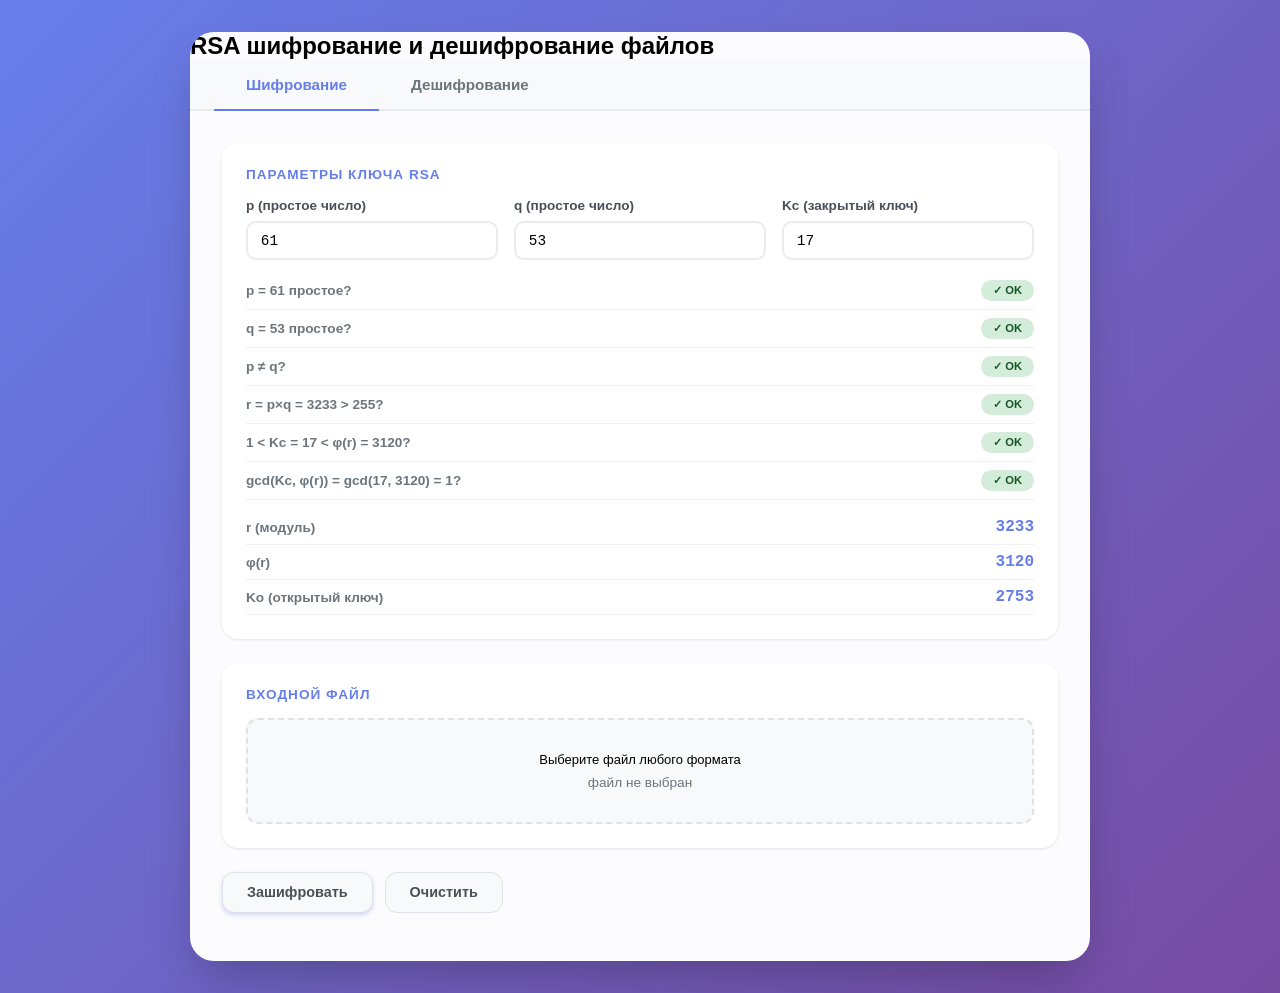
<file: index.html>
<!DOCTYPE html>
<html lang="ru">
<head>
  <meta charset="UTF-8">
  <meta name="viewport" content="width=device-width, initial-scale=1.0">
  <title>RSA Шифрование</title>
  <link rel="stylesheet" href="style.css">
  <script src="script.js" defer></script>
</head>
<body>
  <div class="app">
    <h2 class="sr-only">RSA шифрование и дешифрование файлов</h2>

    <div class="tabs">
      <button class="tab active" onclick="switchTab('enc')">Шифрование</button>
      <button class="tab" onclick="switchTab('dec')">Дешифрование</button>
    </div>

    <!-- ШИФРОВАНИЕ -->
    <div id="enc" class="panel active">
      <div class="card">
        <div class="section-title">Параметры ключа RSA</div>
        <div class="grid3" style="margin-bottom:12px;">
          <div class="field">
            <label>p (простое число)</label>
            <input type="number" id="enc_p" value="61" min="2" oninput="validateParams()">
          </div>
          <div class="field">
            <label>q (простое число)</label>
            <input type="number" id="enc_q" value="53" min="2" oninput="validateParams()">
          </div>
          <div class="field">
            <label>Kc (закрытый ключ)</label>
            <input type="number" id="enc_kc" value="17" min="2" oninput="validateParams()">
          </div>
        </div>
        <div id="param_checks"></div>
        <div id="computed_keys" style="margin-top:10px;"></div>
      </div>

      <div class="card">
        <div class="section-title">Входной файл</div>
        <div class="file-area" onclick="document.getElementById('enc_file').click()">
          <input type="file" id="enc_file" onchange="fileSelected(this)">
          <div style="font-size:13px; color:var(--color-text-secondary);">Выберите файл любого формата</div>
          <div class="file-info" id="file_info">файл не выбран</div>
        </div>
      </div>

      <div class="actions">
        <button class="btn btn-primary" onclick="doEncrypt()">Зашифровать</button>
        <button class="btn" onclick="clearEnc()">Очистить</button>
      </div>

      <div id="enc_result" style="margin-top:1rem;"></div>
    </div>

    <!-- ДЕШИФРОВАНИЕ -->
    <div id="dec" class="panel">
      <div class="card">
        <div class="section-title">Параметры дешифрования</div>
        <div class="grid2" style="margin-bottom:12px;">
          <div class="field">
            <label>r (модуль, r = p × q)</label>
            <input type="number" id="dec_r" value="3233" min="2" oninput="validateDec()">
          </div>
          <div class="field">
            <label>Kc (закрытый ключ)</label>
            <input type="number" id="dec_kc" value="2753" min="2" oninput="validateDec()">
          </div>
        </div>
        <div id="dec_checks"></div>
      </div>

      <div class="card">
        <div class="section-title">Зашифрованный файл</div>
        <div class="file-area" onclick="document.getElementById('dec_file').click()">
          <input type="file" id="dec_file" onchange="decFileSelected(this)">
          <div style="font-size:13px; color:var(--color-text-secondary);">Выберите .rsa файл</div>
          <div class="file-info" id="dec_file_info">файл не выбран</div>
        </div>

        <div style="margin-top:12px;">
          <div class="section-title" style="margin-bottom:8px;">или вставьте числа вручную (через пробел)</div>
          <textarea id="dec_manual" placeholder="Пример: 2557 2081 1580..."></textarea>
        </div>
      </div>

      <div class="actions">
        <button class="btn btn-primary" onclick="doDecrypt()">Дешифровать</button>
        <button class="btn" onclick="clearDec()">Очистить</button>
      </div>

      <div id="dec_result" style="margin-top:1rem;"></div>
    </div>

  </div>
</body>
</html>
</file>
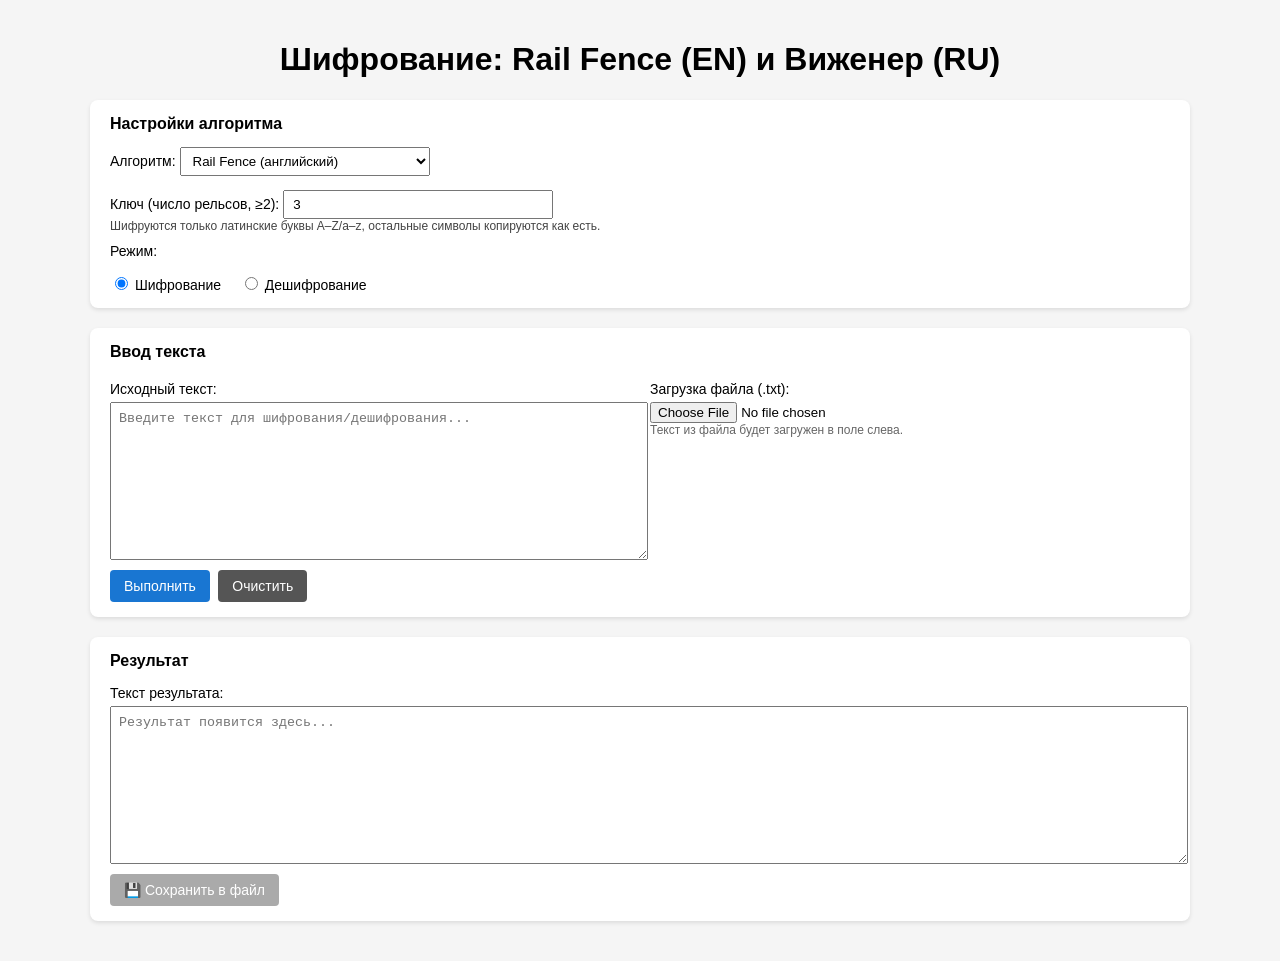
<file: task1/index.html>
<!DOCTYPE html>
<html lang="ru">
<head>
    <meta charset="UTF-8">
    <title>Шифратор: Rail Fence и Виженер</title>
    <link rel="stylesheet" href="style.css">
    <script src="script.js" defer></script>
</head>
<body>
<h1>Шифрование: Rail Fence (EN) и Виженер (RU)</h1>

<div class="panel">
    <div class="panel-header">Настройки алгоритма</div>

    <label>Алгоритм:
        <select id="algorithm">
            <option value="rail">Rail Fence (английский)</option>
            <option value="vigenere">Виженер (русский)</option>
        </select>
    </label>

    <div id="rail-settings">
        <label>Ключ (число рельсов, ≥2):
            <input type="number" id="rails" min="2" value="3">
        </label>
        <div class="hint">Шифруются только латинские буквы A–Z/a–z, остальные символы копируются как есть.</div>
    </div>

    <div id="vig-settings" style="display:none;">
        <label>Ключ (слово на русском):
            <input type="text" id="vigKey" placeholder="например: КЛЮЧ">
        </label>
        <div class="hint">Алфавит: А–Я с Ё. Цифры и латиница игнорируются.</div>
    </div>

    <label>Режим:
        <div class="radio-group">
            <label><input type="radio" name="mode" value="encrypt" checked> Шифрование</label>
            <label><input type="radio" name="mode" value="decrypt"> Дешифрование</label>
        </div>
    </label>
</div>

<div class="panel">
    <div class="panel-header">Ввод текста</div>
    <div class="row">
        <div class="col">
            <label>Исходный текст:</label>
            <textarea id="inputText" placeholder="Введите текст для шифрования/дешифрования..."></textarea>
            <button class="btn" id="processBtn">Выполнить</button>
            <button class="btn secondary" id="clearBtn">Очистить</button>
        </div>
        <div class="col">
            <label>Загрузка файла (.txt):</label>
            <input type="file" id="fileInput" accept=".txt">
            <div class="small">Текст из файла будет загружен в поле слева.</div>
        </div>
    </div>
</div>

<div class="panel">
    <div class="panel-header">Результат</div>

    <div class="fence-label" id="fenceLabel" style="display:none;">
         Визуализация изгороди:
    </div>
    <div id="fenceView" style="display:none;"></div>

    <div class="vigenere-label" id="vigenereLabel" style="display:none;">
        Таблица Виженера:
    </div>
    <div id="vigenereView" style="display:none;"></div>

    <label style="margin-top:15px;">Текст результата:</label>
    <textarea id="outputText" readonly placeholder="Результат появится здесь..."></textarea>
    <button class="btn" id="saveBtn" disabled>💾 Сохранить в файл</button>
</div>
</body>
</html>
</file>
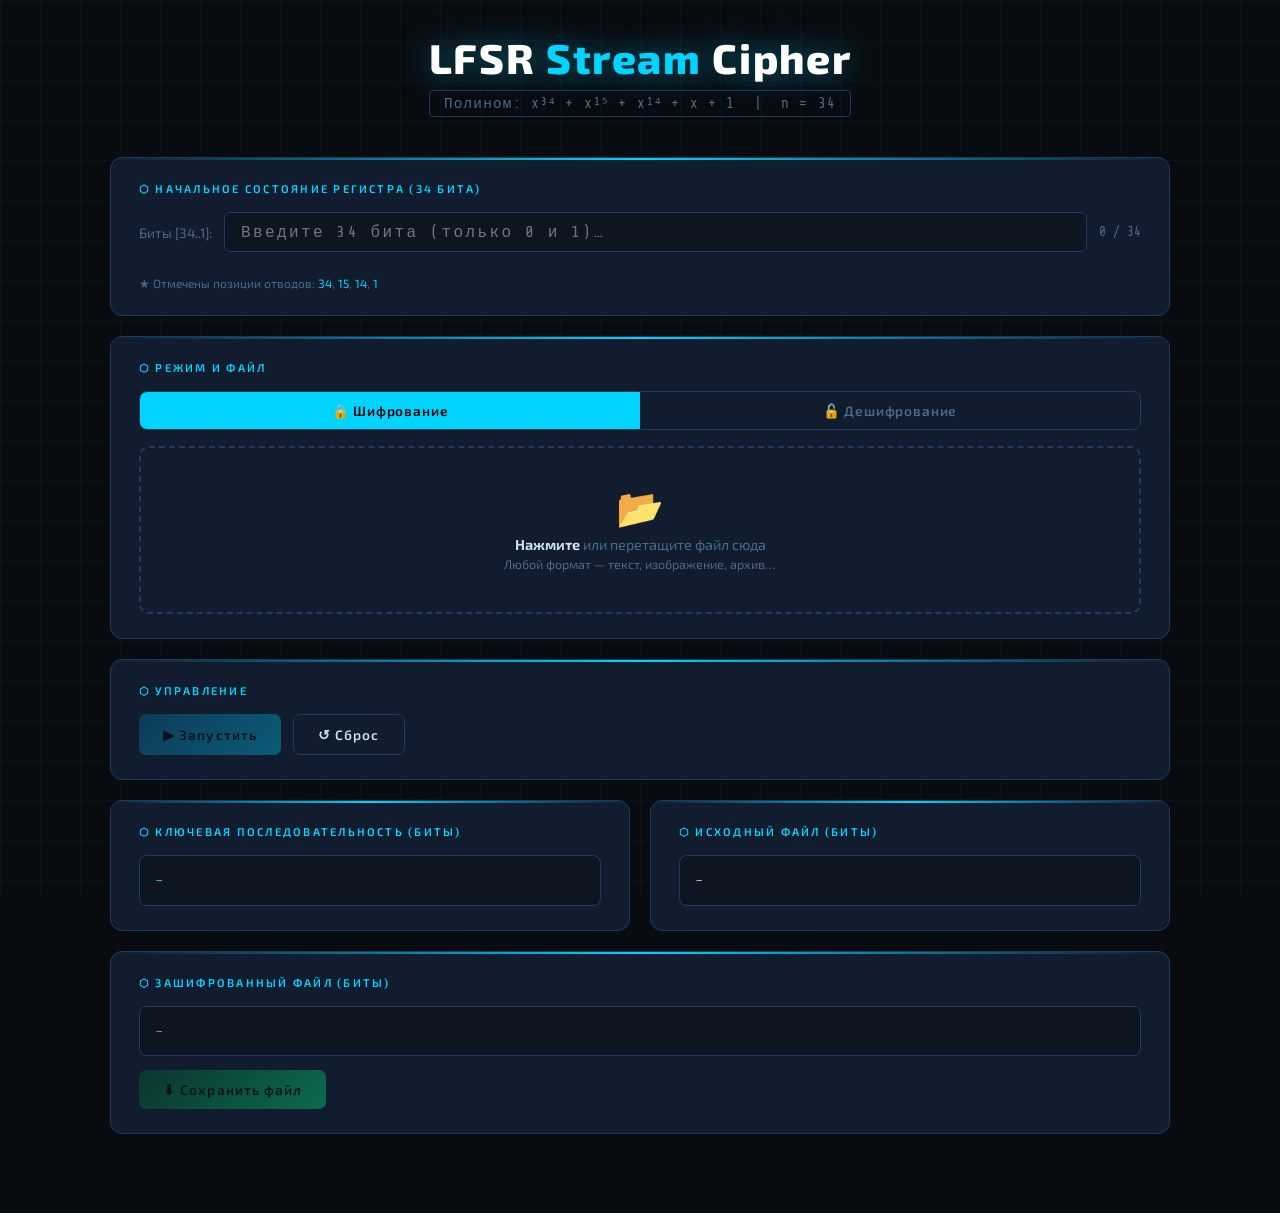
<file: task2/index.html>
<!DOCTYPE html>
<html lang="ru">
<head>
<meta charset="UTF-8">
<meta name="viewport" content="width=device-width, initial-scale=1.0">
<title>LFSR Stream Cipher — x³⁴ + x¹⁵ + x¹⁴ + x + 1</title>
<link rel="stylesheet" href="style.css">
<script src="script.js" defer></script>
</head>
<body>
<div class="wrapper">

  <header>
    <h1>LFSR <span>Stream</span> Cipher</h1>
    <div class="poly">Полином: x³⁴ + x¹⁵ + x¹⁴ + x + 1 &nbsp;|&nbsp; n = 34</div>
  </header>

  <!-- REGISTER INIT -->
  <div class="card">
    <div class="card-title">⬡ Начальное состояние регистра (34 бита)</div>
    <div class="reg-row">
      <span class="reg-label">Биты [34..1]:</span>
      <input id="regInput" type="text" maxlength="60"
             placeholder="Введите 34 бита (только 0 и 1)…" autocomplete="off" spellcheck="false"/>
      <span class="reg-count" id="regCount">0 / 34</span>
    </div>
    <div class="reg-visual" id="regVisual"></div>
    <div style="margin-top:10px;font-size:.75rem;color:var(--muted);">
      ★ Отмечены позиции отводов: <span style="color:var(--accent)">34</span>,
      <span style="color:var(--accent)">15</span>,
      <span style="color:var(--accent)">14</span>,
      <span style="color:var(--accent)">1</span>
    </div>
  </div>

  <!-- MODE + FILE -->
  <div class="card">
    <div class="card-title">⬡ Режим и файл</div>
    <div class="mode-row">
      <button class="mode-btn active" id="modEnc" onclick="setMode('enc')">🔒 Шифрование</button>
      <button class="mode-btn"        id="modDec" onclick="setMode('dec')">🔓 Дешифрование</button>
    </div>
    <div class="dropzone" id="dropzone" onclick="document.getElementById('fileInput').click()">
      <div class="dropzone-icon">📂</div>
      <p><strong>Нажмите</strong> или перетащите файл сюда</p>
      <p style="margin-top:4px;font-size:.78rem;">Любой формат — текст, изображение, архив…</p>
      <input type="file" id="fileInput"/>
    </div>
    <div class="file-info" id="fileInfo"></div>
  </div>

  <!-- ACTION -->
  <div class="card">
    <div class="card-title">⬡ Управление</div>
    <div class="btn-row">
      <button class="btn btn-primary"   id="btnRun"   onclick="runCipher()" disabled>▶ Запустить</button>
      <button class="btn btn-secondary" id="btnReset"  onclick="resetAll()">↺ Сброс</button>
    </div>
    <div class="prog-wrap" id="progWrap">
      <div class="prog-bar-bg"><div class="prog-bar-fill" id="progFill"></div></div>
      <div class="prog-label" id="progLabel">0%</div>
    </div>
    <div class="status-bar" id="statusBar"></div>
  </div>

  <!-- RESULTS -->
  <div class="two-cols">
    <div class="card">
      <div class="card-title">⬡ Ключевая последовательность (биты)</div>
      <div class="bin-display key-disp"  id="dispKey">—</div>
    </div>
    <div class="card">
      <div class="card-title">⬡ Исходный файл (биты)</div>
      <div class="bin-display orig-disp" id="dispOrig">—</div>
    </div>
  </div>
  <div class="card">
    <div class="card-title" id="encTitle">⬡ Зашифрованный файл (биты)</div>
    <div class="bin-display enc-disp" id="dispEnc">—</div>
    <div class="btn-row" style="margin-top:14px;">
      <button class="btn btn-success" id="btnSave" onclick="saveResult()" disabled>⬇ Сохранить файл</button>
    </div>
  </div>

</div><!-- wrapper -->

</body>
</html>
</file>
<file: style.css>
* {
      margin: 0;
      padding: 0;
      box-sizing: border-box;
    }

    body {
      font-family: 'Inter', -apple-system, BlinkMacSystemFont, 'Segoe UI', Roboto, sans-serif;
      background: linear-gradient(135deg, #667eea 0%, #764ba2 100%);
      min-height: 100vh;
      padding: 2rem;
    }

    .app {
      max-width: 900px;
      margin: 0 auto;
      background: rgba(255, 255, 255, 0.98);
      border-radius: 24px;
      box-shadow: 0 25px 50px -12px rgba(0, 0, 0, 0.25);
      overflow: hidden;
      backdrop-filter: blur(10px);
    }

    /* Tabs */
    .tabs {
      display: flex;
      gap: 0;
      background: #f8f9fa;
      border-bottom: 2px solid #e9ecef;
      padding: 0 1.5rem;
    }

    .tab {
      padding: 1rem 2rem;
      font-size: 0.95rem;
      font-weight: 600;
      cursor: pointer;
      background: transparent;
      border: none;
      color: #6c757d;
      transition: all 0.3s ease;
      position: relative;
    }

    .tab:hover {
      color: #667eea;
    }

    .tab.active {
      color: #667eea;
    }

    .tab.active::after {
      content: '';
      position: absolute;
      bottom: -2px;
      left: 0;
      right: 0;
      height: 2px;
      background: #667eea;
    }

    /* Panels */
    .panel {
      display: none;
      padding: 2rem;
      animation: fadeIn 0.4s ease;
    }

    .panel.active {
      display: block;
    }

    @keyframes fadeIn {
      from {
        opacity: 0;
        transform: translateY(10px);
      }
      to {
        opacity: 1;
        transform: translateY(0);
      }
    }

    /* Cards */
    .card {
      background: white;
      border-radius: 16px;
      padding: 1.5rem;
      margin-bottom: 1.5rem;
      box-shadow: 0 1px 3px rgba(0, 0, 0, 0.1);
      transition: transform 0.2s ease, box-shadow 0.2s ease;
    }

    .card:hover {
      box-shadow: 0 4px 12px rgba(0, 0, 0, 0.15);
    }

    .section-title {
      font-size: 0.85rem;
      font-weight: 700;
      text-transform: uppercase;
      letter-spacing: 1px;
      color: #667eea;
      margin-bottom: 1rem;
    }

    /* Grids */
    .grid3 {
      display: grid;
      grid-template-columns: repeat(auto-fit, minmax(200px, 1fr));
      gap: 1rem;
      margin-bottom: 1rem;
    }

    .grid2 {
      display: grid;
      grid-template-columns: repeat(auto-fit, minmax(250px, 1fr));
      gap: 1rem;
      margin-bottom: 1rem;
    }

    /* Fields */
    .field {
      display: flex;
      flex-direction: column;
      gap: 0.5rem;
    }

    .field label {
      font-size: 0.85rem;
      font-weight: 600;
      color: #495057;
    }

    .field input,
    .field select,
    textarea {
      padding: 0.6rem 0.8rem;
      border: 2px solid #e9ecef;
      border-radius: 10px;
      font-size: 0.9rem;
      font-family: 'Courier New', monospace;
      transition: all 0.2s ease;
      background: white;
    }

    .field input:focus,
    .field select:focus,
    textarea:focus {
      outline: none;
      border-color: #667eea;
      box-shadow: 0 0 0 3px rgba(102, 126, 234, 0.1);
    }

    /* File area */
    .file-area {
      border: 2px dashed #dee2e6;
      border-radius: 12px;
      padding: 2rem;
      text-align: center;
      cursor: pointer;
      transition: all 0.3s ease;
      background: #f8f9fa;
    }

    .file-area:hover {
      border-color: #667eea;
      background: #f0f3ff;
      transform: translateY(-2px);
    }

    .file-area input {
      display: none;
    }

    .file-info {
      font-size: 0.85rem;
      color: #6c757d;
      margin-top: 0.5rem;
    }

    /* Buttons */
    .actions {
      display: flex;
      gap: 0.75rem;
      flex-wrap: wrap;
      margin-top: 1rem;
    }

    .btn {
      padding: 0.7rem 1.5rem;
      font-size: 0.9rem;
      font-weight: 600;
      cursor: pointer;
      border: none;
      border-radius: 12px;
      transition: all 0.2s ease;
      font-family: inherit;
    }

    .btn-primary {
      background: linear-gradient(135deg, #667eea 0%, #764ba2 100%);
      color: white;
      box-shadow: 0 2px 4px rgba(102, 126, 234, 0.3);
    }

    .btn-primary:hover {
      transform: translateY(-2px);
      box-shadow: 0 4px 12px rgba(102, 126, 234, 0.4);
    }

    .btn-primary:active {
      transform: translateY(0);
    }

    .btn {
      background: #f8f9fa;
      color: #495057;
      border: 1px solid #dee2e6;
    }

    .btn:hover {
      background: #e9ecef;
      transform: translateY(-1px);
    }

    /* Results & Messages */
    .output-box {
      font-family: 'Courier New', monospace;
      font-size: 0.8rem;
      background: #f8f9fa;
      border-radius: 10px;
      padding: 1rem;
      max-height: 200px;
      overflow-y: auto;
      line-height: 1.6;
      margin-top: 0.5rem;
    }

    .msg {
      padding: 0.75rem 1rem;
      border-radius: 10px;
      font-size: 0.85rem;
      margin-top: 0.75rem;
      animation: slideIn 0.3s ease;
    }

    @keyframes slideIn {
      from {
        opacity: 0;
        transform: translateX(-10px);
      }
      to {
        opacity: 1;
        transform: translateX(0);
      }
    }

    .msg.ok {
      background: #d4edda;
      color: #155724;
      border-left: 4px solid #28a745;
    }

    .msg.err {
      background: #f8d7da;
      color: #721c24;
      border-left: 4px solid #dc3545;
    }

    .msg.info {
      background: #d1ecf1;
      color: #0c5460;
      border-left: 4px solid #17a2b8;
    }

    /* Step list */
    .step-list {
      list-style: none;
      padding: 0;
    }

    .step-list li {
      padding: 0.5rem 0;
      font-size: 0.85rem;
      color: #495057;
      border-bottom: 1px solid #f0f0f0;
    }

    .step-list li:last-child {
      border-bottom: none;
    }

    .step-list li span {
      font-family: 'Courier New', monospace;
      font-weight: 700;
      color: #667eea;
      background: #f0f3ff;
      padding: 0.2rem 0.4rem;
      border-radius: 6px;
      font-size: 0.8rem;
    }

    hr {
      margin: 1.5rem 0;
      border: none;
      border-top: 2px solid #f0f0f0;
    }

    .badge {
      display: inline-block;
      padding: 0.25rem 0.75rem;
      border-radius: 20px;
      font-size: 0.7rem;
      font-weight: 600;
    }

    .badge-ok {
      background: #d4edda;
      color: #155724;
    }

    .badge-err {
      background: #f8d7da;
      color: #721c24;
    }

    .result-row {
      display: flex;
      justify-content: space-between;
      align-items: center;
      padding: 0.5rem 0;
      border-bottom: 1px solid #f0f0f0;
    }

    .result-label {
      font-weight: 600;
      color: #6c757d;
      font-size: 0.85rem;
    }

    .result-val {
      font-family: 'Courier New', monospace;
      font-weight: 700;
      color: #667eea;
    }

    /* Responsive */
    @media (max-width: 640px) {
      body {
        padding: 1rem;
      }
      
      .panel {
        padding: 1.5rem;
      }
      
      .tabs {
        padding: 0 1rem;
      }
      
      .tab {
        padding: 0.75rem 1rem;
        font-size: 0.85rem;
      }
      
      .grid3, .grid2 {
        grid-template-columns: 1fr;
      }
    }
    
    /* Scrollbar styling */
    ::-webkit-scrollbar {
      width: 8px;
      height: 8px;
    }
    
    ::-webkit-scrollbar-track {
      background: #f1f1f1;
      border-radius: 10px;
    }
    
    ::-webkit-scrollbar-thumb {
      background: #cbd5e0;
      border-radius: 10px;
    }
    
    ::-webkit-scrollbar-thumb:hover {
      background: #a0aec0;
    }
    
    /* Loading animation */
    .loading {
      display: inline-block;
      width: 20px;
      height: 20px;
      border: 3px solid rgba(102, 126, 234, 0.3);
      border-radius: 50%;
      border-top-color: #667eea;
      animation: spin 0.6s linear infinite;
    }
    
    @keyframes spin {
      to { transform: rotate(360deg); }
    }
</file>
<file: task1/style.css>
body {
            font-family: Arial, sans-serif;
            max-width: 1100px;
            margin: 0 auto;
            padding: 20px;
            background: #f5f5f5;
        }
        h1 {
            text-align: center;
        }
        .panel {
            background: #fff;
            padding: 15px 20px;
            margin-bottom: 20px;
            border-radius: 8px;
            box-shadow: 0 2px 4px rgba(0,0,0,0.1);
        }
        .panel-header {
            font-weight: bold;
            margin-bottom: 10px;
        }
        label {
            display: block;
            margin-top: 10px;
            font-size: 14px;
        }
        select, input[type="text"], input[type="number"] {
            padding: 5px 8px;
            margin-top: 4px;
            width: 250px;
            max-width: 100%;
        }
        textarea {
            width: 100%;
            min-height: 140px;
            margin-top: 5px;
            padding: 8px;
            resize: vertical;
            font-family: Consolas, monospace;
        }
        #fenceView, #vigenereView {
            white-space: pre;
            font-family: Consolas, monospace;
            border: 2px solid #1976d2;
            padding: 12px;
            min-height: 80px;
            margin-top: 5px;
            background: #f8f9ff;
            border-radius: 4px;
            font-size: 16px;
            line-height: 1.4;
        }
        .row {
            display: flex;
            flex-wrap: wrap;
            gap: 20px;
        }
        .col {
            flex: 1 1 320px;
        }
        .btn {
            display: inline-block;
            padding: 8px 14px;
            margin: 6px 4px 0 0;
            border: none;
            border-radius: 4px;
            background-color: #1976d2;
            color: #fff;
            cursor: pointer;
            font-size: 14px;
        }
        .btn.secondary {
            background-color: #555;
        }
        .btn:disabled {
            background-color: #aaa;
            cursor: not-allowed;
        }
        .small {
            font-size: 12px;
            color: #666;
        }
        input[type="file"] {
            margin-top: 5px;
        }
        .radio-group {
            margin-top: 5px;
        }
        .radio-group label {
            display: inline-block;
            margin-right: 15px;
        }
        .hint {
            font-size: 12px;
            color: #444;
        }
        .fence-label, .vigenere-label {
            font-weight: bold;
            color: #1976d2;
        }
</file>
<file: task2/style.css>
@import url('https://fonts.googleapis.com/css2?family=Share+Tech+Mono&family=Exo+2:wght@300;600;800&display=swap');

  :root {
    --bg:      #080c10;
    --surface: #0d1520;
    --panel:   #111c2e;
    --border:  #1e3a5f;
    --accent:  #00d4ff;
    --accent2: #ff6b35;
    --green:   #00ff88;
    --text:    #c8dff0;
    --muted:   #4a6a8a;
    --danger:  #ff3355;
  }

  *, *::before, *::after { box-sizing: border-box; margin: 0; padding: 0; }

  body {
    background: var(--bg);
    color: var(--text);
    font-family: 'Exo 2', sans-serif;
    min-height: 100vh;
    overflow-x: hidden;
  }

  /* animated grid background */
  body::before {
    content: '';
    position: fixed;
    inset: 0;
    background-image:
      linear-gradient(rgba(0,212,255,.04) 1px, transparent 1px),
      linear-gradient(90deg, rgba(0,212,255,.04) 1px, transparent 1px);
    background-size: 40px 40px;
    pointer-events: none;
    z-index: 0;
  }

  .wrapper { position: relative; z-index: 1; max-width: 1100px; margin: 0 auto; padding: 32px 20px 60px; }

  /* HEADER */
  header { text-align: center; margin-bottom: 40px; }
  header h1 {
    font-size: clamp(1.6rem, 4vw, 2.6rem);
    font-weight: 800;
    letter-spacing: .04em;
    color: #fff;
    text-shadow: 0 0 30px rgba(0,212,255,.5);
  }
  header h1 span { color: var(--accent); }
  .poly {
    display: inline-block;
    margin-top: 8px;
    font-family: 'Share Tech Mono', monospace;
    font-size: .9rem;
    color: var(--muted);
    border: 1px solid var(--border);
    padding: 4px 14px;
    border-radius: 4px;
    letter-spacing: .08em;
  }

  /* CARDS */
  .card {
    background: var(--panel);
    border: 1px solid var(--border);
    border-radius: 12px;
    padding: 24px 28px;
    margin-bottom: 20px;
    position: relative;
    overflow: hidden;
  }
  .card::before {
    content: '';
    position: absolute;
    top: 0; left: 0; right: 0;
    height: 2px;
    background: linear-gradient(90deg, transparent, var(--accent), transparent);
  }
  .card-title {
    font-size: .7rem;
    font-weight: 600;
    letter-spacing: .2em;
    text-transform: uppercase;
    color: var(--accent);
    margin-bottom: 16px;
  }

  /* REGISTER INPUT */
  .reg-row {
    display: flex;
    align-items: center;
    gap: 12px;
    flex-wrap: wrap;
  }
  .reg-label { font-size: .85rem; color: var(--muted); white-space: nowrap; }
  #regInput {
    font-family: 'Share Tech Mono', monospace;
    font-size: 1rem;
    background: var(--surface);
    border: 1px solid var(--border);
    color: var(--green);
    padding: 10px 16px;
    border-radius: 6px;
    flex: 1;
    min-width: 200px;
    letter-spacing: .15em;
    outline: none;
    transition: border-color .2s;
  }
  #regInput:focus { border-color: var(--accent); box-shadow: 0 0 0 3px rgba(0,212,255,.1); }
  .reg-count {
    font-family: 'Share Tech Mono', monospace;
    font-size: .8rem;
    color: var(--muted);
    white-space: nowrap;
  }
  .reg-count.ok { color: var(--green); }
  .reg-count.bad { color: var(--danger); }

  /* REGISTER VISUAL */
  .reg-visual {
    display: flex;
    flex-wrap: wrap;
    gap: 3px;
    margin-top: 14px;
    max-height: 80px;
    overflow: hidden;
  }
  .bit-cell {
    width: 22px; height: 22px;
    border-radius: 3px;
    display: flex; align-items: center; justify-content: center;
    font-family: 'Share Tech Mono', monospace;
    font-size: .65rem;
    font-weight: 700;
    transition: background .15s, color .15s;
    border: 1px solid transparent;
  }
  .bit-cell.one  { background: rgba(0,255,136,.18); color: var(--green); border-color: rgba(0,255,136,.3); }
  .bit-cell.zero { background: rgba(255,107,53,.1);  color: var(--muted); border-color: rgba(255,107,53,.15); }
  .bit-cell.tap  { outline: 2px solid var(--accent); outline-offset: 1px; }

  /* FILE DROP */
  .dropzone {
    border: 2px dashed var(--border);
    border-radius: 10px;
    padding: 40px 20px;
    text-align: center;
    cursor: pointer;
    transition: border-color .2s, background .2s;
    background: transparent;
  }
  .dropzone:hover, .dropzone.drag { border-color: var(--accent); background: rgba(0,212,255,.04); }
  .dropzone-icon { font-size: 2.4rem; line-height: 1; margin-bottom: 10px; }
  .dropzone p { color: var(--muted); font-size: .9rem; }
  .dropzone p strong { color: var(--text); }
  #fileInput { display: none; }
  .file-info {
    margin-top: 14px;
    font-family: 'Share Tech Mono', monospace;
    font-size: .82rem;
    color: var(--green);
    display: none;
  }

  /* BUTTONS */
  .btn-row { display: flex; gap: 12px; flex-wrap: wrap; margin-top: 6px; }
  .btn {
    font-family: 'Exo 2', sans-serif;
    font-size: .85rem;
    font-weight: 600;
    letter-spacing: .08em;
    padding: 11px 24px;
    border-radius: 7px;
    border: none;
    cursor: pointer;
    transition: all .2s;
    outline: none;
    position: relative;
    overflow: hidden;
  }
  .btn-primary {
    background: linear-gradient(135deg, #0077aa, #00d4ff);
    color: #000;
  }
  .btn-primary:hover { transform: translateY(-1px); box-shadow: 0 4px 20px rgba(0,212,255,.4); }
  .btn-secondary {
    background: transparent;
    border: 1px solid var(--border);
    color: var(--text);
  }
  .btn-secondary:hover { border-color: var(--accent); color: var(--accent); }
  .btn-success {
    background: linear-gradient(135deg, #006633, #00ff88);
    color: #000;
  }
  .btn-success:hover { transform: translateY(-1px); box-shadow: 0 4px 20px rgba(0,255,136,.3); }
  .btn:disabled { opacity: .35; cursor: not-allowed; transform: none !important; box-shadow: none !important; }

  /* BINARY DISPLAY */
  .bin-display {
    font-family: 'Share Tech Mono', monospace;
    font-size: .75rem;
    line-height: 1.7;
    background: var(--surface);
    border: 1px solid var(--border);
    border-radius: 8px;
    padding: 14px 16px;
    max-height: 140px;
    overflow-y: auto;
    word-break: break-all;
    color: var(--text);
    white-space: pre-wrap;
  }
  .bin-display.key-disp  { color: var(--accent); }
  .bin-display.orig-disp { color: #adc8e0; }
  .bin-display.enc-disp  { color: var(--accent2); }

  /* SCROLLBAR */
  .bin-display::-webkit-scrollbar { width: 6px; }
  .bin-display::-webkit-scrollbar-track { background: var(--surface); }
  .bin-display::-webkit-scrollbar-thumb { background: var(--border); border-radius: 3px; }

  /* STATUS */
  .status-bar {
    font-family: 'Share Tech Mono', monospace;
    font-size: .78rem;
    padding: 10px 16px;
    border-radius: 6px;
    margin-top: 12px;
    display: none;
  }
  .status-bar.info    { background: rgba(0,212,255,.08); color: var(--accent); border: 1px solid rgba(0,212,255,.2); }
  .status-bar.success { background: rgba(0,255,136,.08); color: var(--green); border: 1px solid rgba(0,255,136,.2); }
  .status-bar.error   { background: rgba(255,51,85,.08);  color: var(--danger); border: 1px solid rgba(255,51,85,.2); }

  /* TWO COLS */
  .two-cols { display: grid; grid-template-columns: 1fr 1fr; gap: 20px; }
  @media(max-width: 640px) { .two-cols { grid-template-columns: 1fr; } }

  /* MODE TOGGLE */
  .mode-row { display: flex; gap: 0; border: 1px solid var(--border); border-radius: 8px; overflow: hidden; margin-bottom: 16px; }
  .mode-btn {
    flex: 1; padding: 10px; border: none; background: transparent;
    color: var(--muted); font-family: 'Exo 2', sans-serif; font-size: .85rem;
    font-weight: 600; cursor: pointer; letter-spacing: .06em; transition: all .2s;
  }
  .mode-btn.active { background: var(--accent); color: #000; }

  /* PROGRESS */
  .prog-wrap { margin-top: 10px; display: none; }
  .prog-bar-bg { background: var(--surface); border-radius: 4px; height: 6px; overflow: hidden; border: 1px solid var(--border); }
  .prog-bar-fill { height: 100%; background: linear-gradient(90deg, #0077aa, #00d4ff); border-radius: 4px; transition: width .1s; width: 0%; }
  .prog-label { font-family: 'Share Tech Mono', monospace; font-size: .72rem; color: var(--muted); margin-top: 5px; }
</file>
